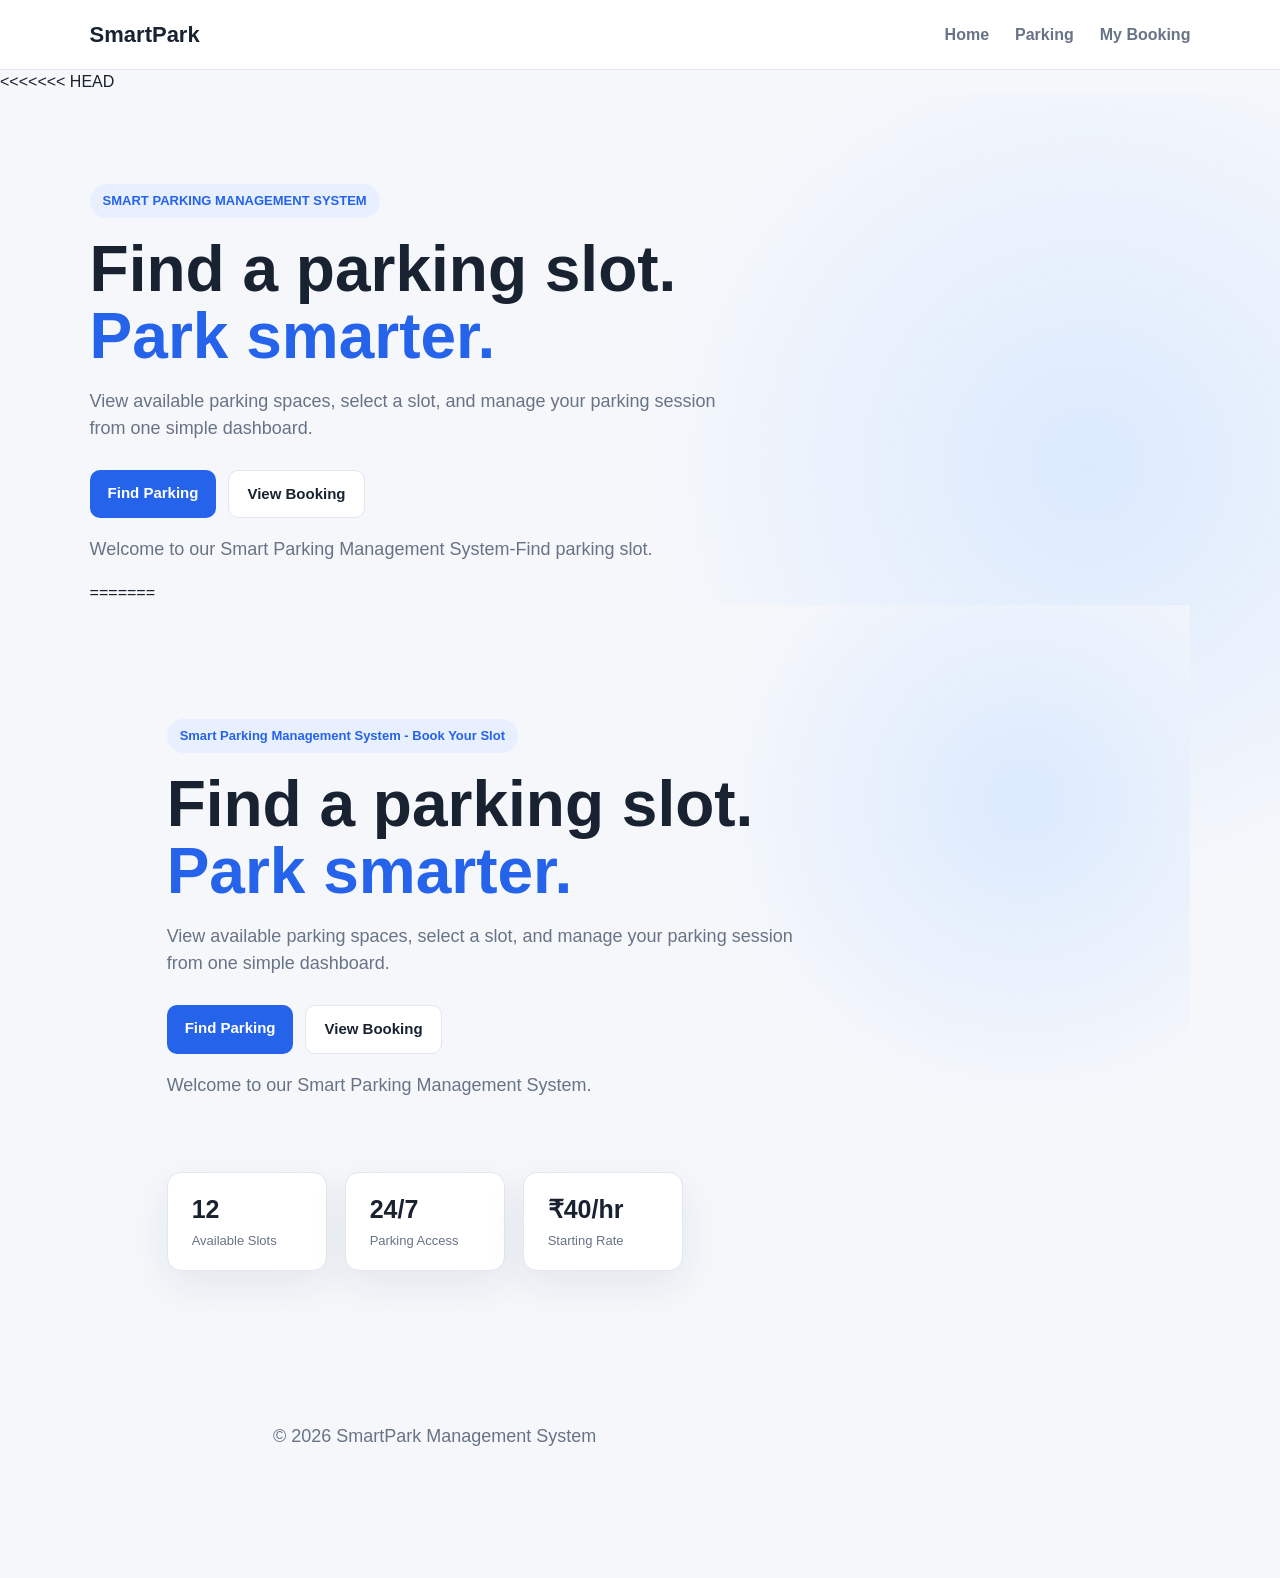
<file: index.html>
<!DOCTYPE html>
<html lang="en">
<head><meta charset="UTF-8"><meta name="viewport" content="width=device-width, initial-scale=1.0"><title>Smart Parking Management</title><link rel="stylesheet" href="style.css"></head>
<body>
<header class="navbar"><div class="logo">SmartPark</div><nav><a href="index.html">Home</a><a href="parking.html">Parking</a><a href="booking.html">My Booking</a></nav></header>
<<<<<<< HEAD
<main class="hero"><section class="hero-content"><span class="badge">SMART PARKING MANAGEMENT SYSTEM</span><h1>Find a parking slot.<br><span>Park smarter.</span></h1><p>View available parking spaces, select a slot, and manage your parking session from one simple dashboard.</p><div class="actions"><a class="btn primary" href="parking.html">Find Parking</a><a class="btn secondary" href="booking.html">View Booking</a></div></section>
<p>Welcome to our Smart Parking Management System-Find parking slot.</p>
=======
<main class="hero"><section class="hero-content"><span class="badge">Smart Parking Management System - Book Your Slot</span><h1>Find a parking slot.<br><span>Park smarter.</span></h1><p>View available parking spaces, select a slot, and manage your parking session from one simple dashboard.</p><div class="actions"><a class="btn primary" href="parking.html">Find Parking</a><a class="btn secondary" href="booking.html">View Booking</a></div></section>
<p>Welcome to our Smart Parking Management System.</p>
<section class="stats"><div class="stat-card"><strong id="availableCount">12</strong><span>Available Slots</span></div><div class="stat-card"><strong>24/7</strong><span>Parking Access</span></div><div class="stat-card"><strong>₹40/hr</strong><span>Starting Rate</span></div></section></main>
<footer><p>&copy; 2026 SmartPark Management System</p></footer><script src="script.js"></script>
</body></html>
</file>
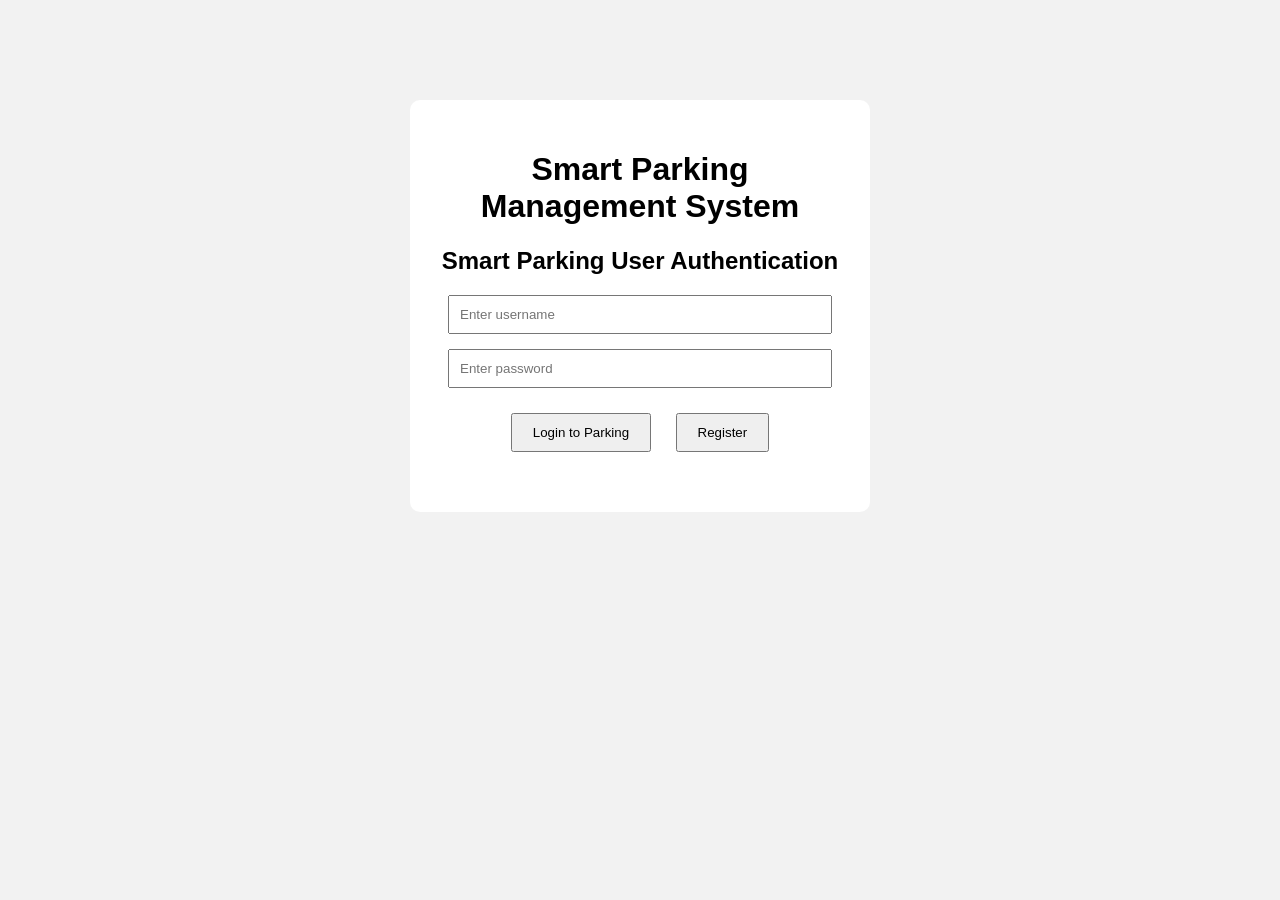
<file: authentication.html>
<!DOCTYPE html>
<html>
<head>
    <title>Smart Parking - Authentication</title>
    <link rel="stylesheet" href="authentication.css">
</head>

<body>

    <div class="container">

        <h1>Smart Parking Management System</h1>

        <h2>Smart Parking User Authentication</h2>

        <input type="text" id="username" placeholder="Enter username" required minlength="3">

        <input type="password" id="password" placeholder="Enter password" required minlength="6">

        <button onclick="login()">Login to Parking</button>

        <button onclick="register()">Register</button>

        <p id="message"></p>

    </div>

    <script src="authentication.js"></script>

</body>
</html>
</file>
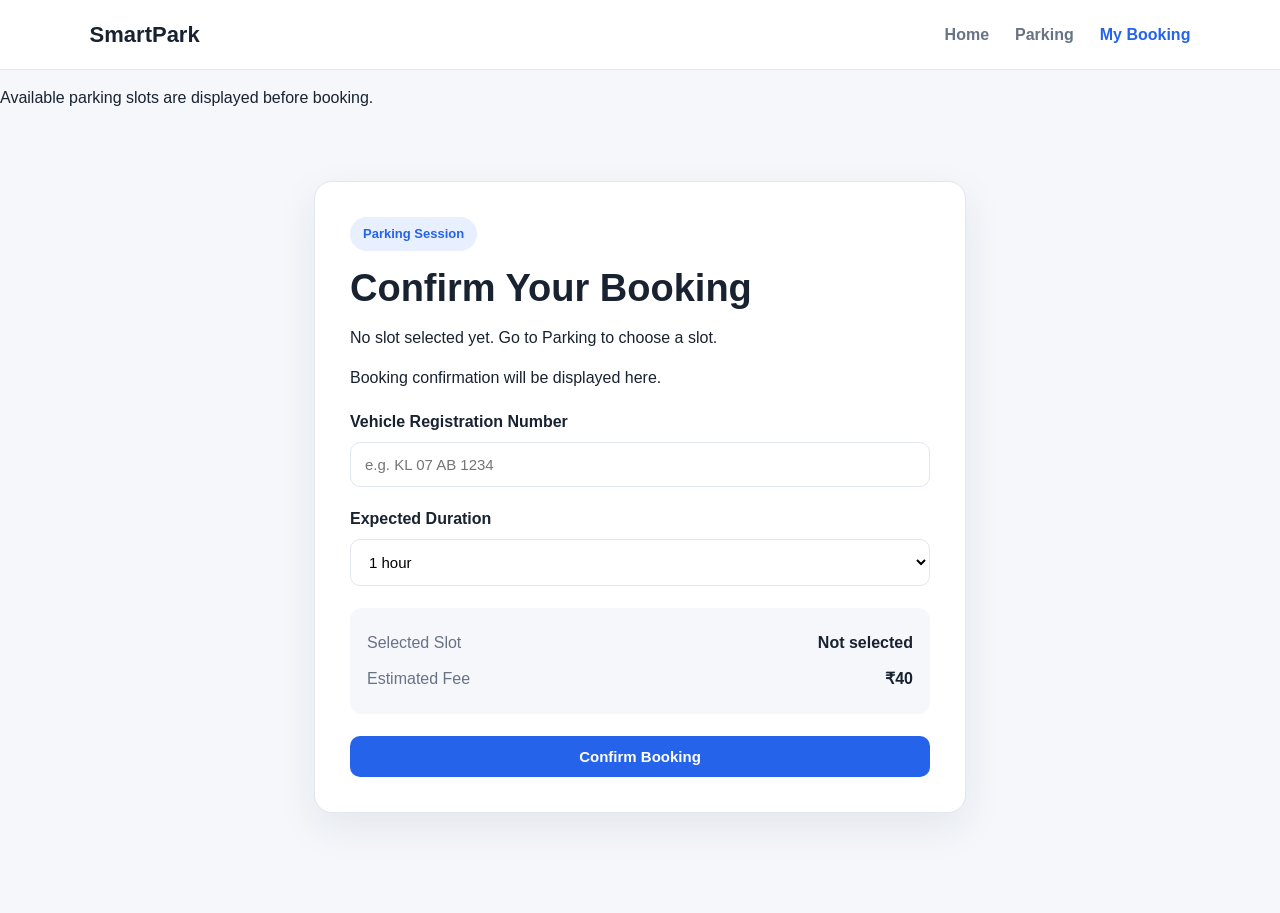
<file: booking.html>
<!DOCTYPE html>
<html lang="en">
<head><meta charset="UTF-8"><meta name="viewport" content="width=device-width, initial-scale=1.0"><title>Booking | SmartPark</title><link rel="stylesheet" href="style.css"></head>
<body>
<header class="navbar"><div class="logo">SmartPark</div><nav><a href="index.html">Home</a><a href="parking.html">Parking</a><a class="active" href="booking.html">My Booking</a></nav></header>
<p>Available parking slots are displayed before booking.</p>
<main class="page narrow"><section class="card"><span class="badge">Parking Session</span><h1>Confirm Your Booking</h1><p id="slotSummary">No slot selected yet. Go to Parking to choose a slot.</p>
<p>Booking confirmation will be displayed here.</p>
<form id="bookingForm"><label for="vehicle">Vehicle Registration Number</label><input id="vehicle" name="vehicle" type="text" placeholder="e.g. KL 07 AB 1234" required>
<label for="duration">Expected Duration</label><select id="duration" name="duration"><option value="1">1 hour</option><option value="2">2 hours</option><option value="3">3 hours</option><option value="4">4 hours</option></select>
<div class="summary"><div><span>Selected Slot</span><strong id="selectedSlot">Not selected</strong></div><div><span>Estimated Fee</span><strong id="fee">₹40</strong></div></div>
<button class="btn primary full" type="submit">Confirm Booking</button></form><div id="confirmation" class="confirmation hidden"></div></section></main>
<script src="script.js"></script></body></html>
</file>
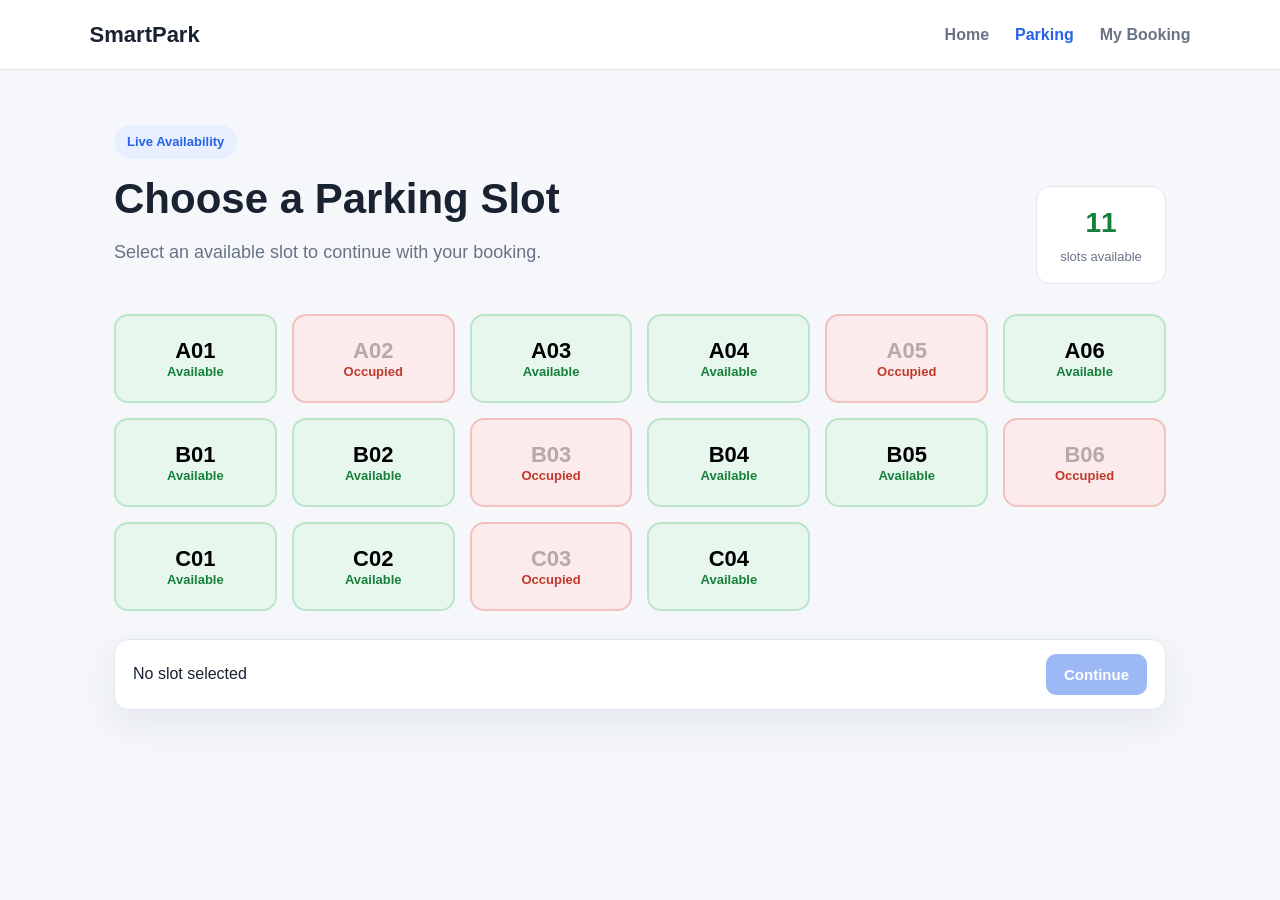
<file: parking.html>
<!DOCTYPE html>
<html lang="en">
<head><meta charset="UTF-8"><meta name="viewport" content="width=device-width, initial-scale=1.0"><title>Parking Slots | SmartPark</title><link rel="stylesheet" href="style.css"></head>
<body>
<header class="navbar"><div class="logo">SmartPark</div><nav><a href="index.html">Home</a><a class="active" href="parking.html">Parking</a><a href="booking.html">My Booking</a></nav></header>
<main class="page"><div class="page-heading"><div><span class="badge">Live Availability</span><h1>Choose a Parking Slot</h1><p>Select an available slot to continue with your booking.</p></div><div class="availability"><strong id="slotCount">12</strong><span>slots available</span></div></div>
<section id="slotGrid" class="slot-grid"></section>
<div class="selection-bar"><span id="selectedText">No slot selected</span><button class="btn primary" id="continueBtn" disabled>Continue</button></div></main>
<script src="script.js"></script></body></html>
</file>
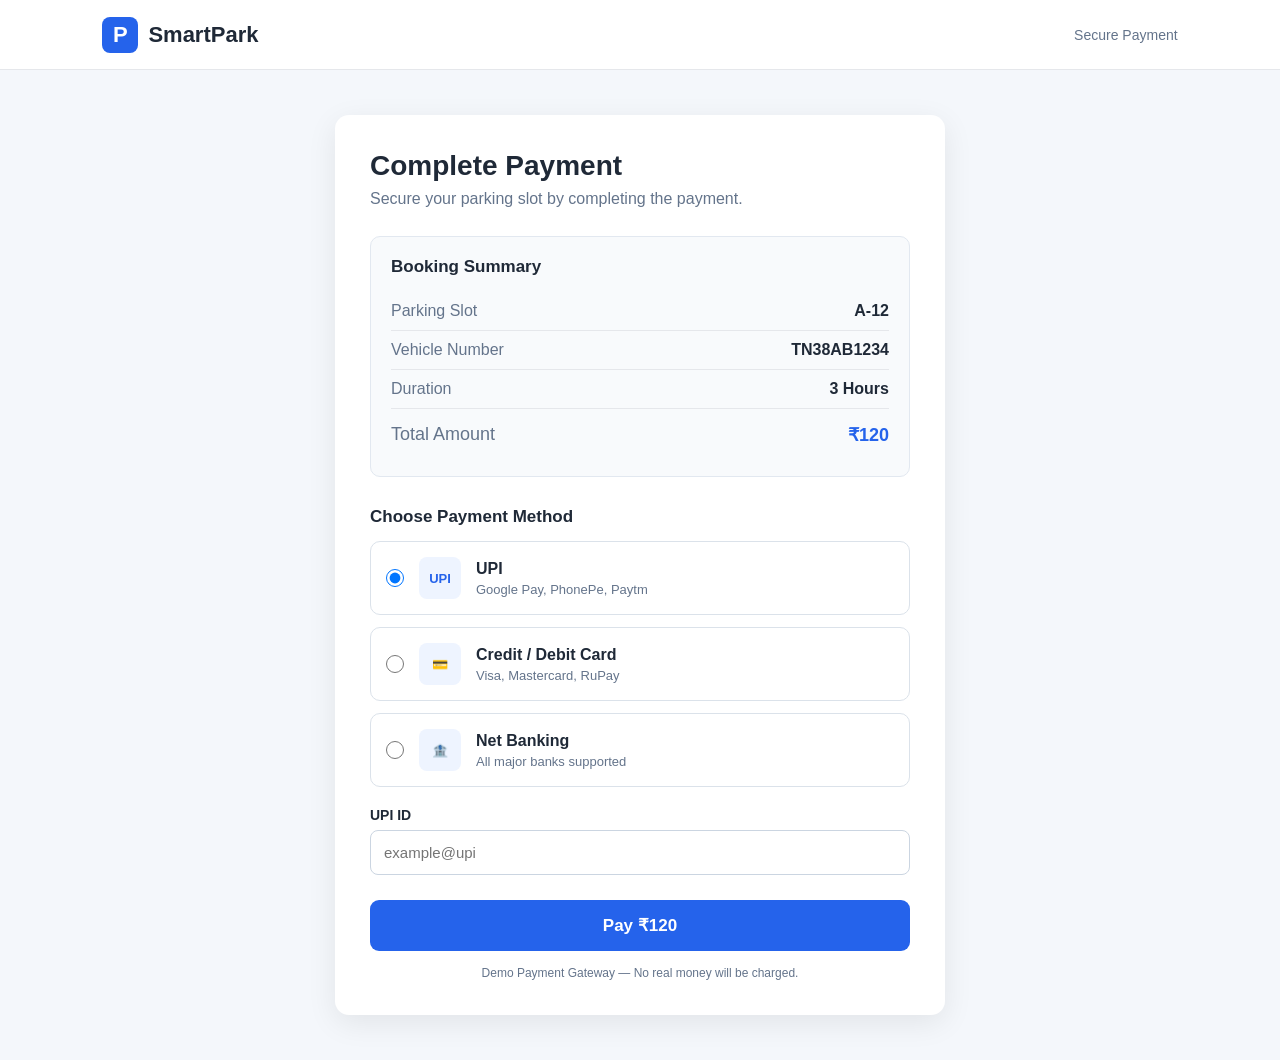
<file: payment.html>
<!DOCTYPE html>
<html lang="en">
<head>
    <meta charset="UTF-8">
    <meta name="viewport" content="width=device-width, initial-scale=1.0">

    <title>SmartPark - Payment</title>

    <link rel="stylesheet" href="payment.css">
</head>

<body>

    <div class="page">

        <!-- Header -->
        <header class="header">
            <div class="logo">
                <span class="logo-icon">P</span>
                <span>SmartPark</span>
            </div>

            <div class="secure">
                 Secure Payment
            </div>
        </header>


        <!-- Main Content -->
        <main class="payment-container">

            <!-- Left Side -->
            <section class="payment-card">

                <h1>Complete Payment</h1>

                <p class="subtitle">
                    Secure your parking slot by completing the payment.
                </p>


                <!-- Booking Summary -->
                <div class="booking-summary">

                    <h2>Booking Summary</h2>

                    <div class="summary-row">
                        <span>Parking Slot</span>
                        <strong id="slot">A-12</strong>
                    </div>

                    <div class="summary-row">
                        <span>Vehicle Number</span>
                        <strong id="vehicle">TN38AB1234</strong>
                    </div>

                    <div class="summary-row">
                        <span>Duration</span>
                        <strong id="duration">3 Hours</strong>
                    </div>

                    <div class="summary-row total-row">
                        <span>Total Amount</span>
                        <strong id="amount">₹120</strong>
                    </div>

                </div>


                <!-- Payment Methods -->
                <h2 class="section-title">Choose Payment Method</h2>

                <div class="payment-methods">

                    <label class="payment-option">
                        <input
                            type="radio"
                            name="payment"
                            value="upi"
                            checked
                        >

                        <div class="payment-icon">UPI</div>

                        <div>
                            <strong>UPI</strong>
                            <p>Google Pay, PhonePe, Paytm</p>
                        </div>
                    </label>


                    <label class="payment-option">

                        <input
                            type="radio"
                            name="payment"
                            value="card"
                        >

                        <div class="payment-icon">💳</div>

                        <div>
                            <strong>Credit / Debit Card</strong>
                            <p>Visa, Mastercard, RuPay</p>
                        </div>

                    </label>


                    <label class="payment-option">

                        <input
                            type="radio"
                            name="payment"
                            value="netbanking"
                        >

                        <div class="payment-icon">🏦</div>

                        <div>
                            <strong>Net Banking</strong>
                            <p>All major banks supported</p>
                        </div>

                    </label>

                </div>


                <!-- UPI Details -->
                <div id="upi-section" class="extra-section">

                    <label for="upi-id">
                        UPI ID
                    </label>

                    <input
                        type="text"
                        id="upi-id"
                        placeholder="example@upi"
                    >

                </div>


                <!-- Card Details -->
                <div
                    id="card-section"
                    class="extra-section hidden"
                >

                    <label for="card-number">
                        Card Number
                    </label>

                    <input
                        type="text"
                        id="card-number"
                        maxlength="16"
                        placeholder="1234 5678 9012 3456"
                    >


                    <div class="card-row">

                        <div>
                            <label for="expiry">
                                Expiry
                            </label>

                            <input
                                type="text"
                                id="expiry"
                                placeholder="MM/YY"
                            >
                        </div>


                        <div>
                            <label for="cvv">
                                CVV
                            </label>

                            <input
                                type="password"
                                id="cvv"
                                maxlength="3"
                                placeholder="•••"
                            >
                        </div>

                    </div>

                </div>


                <!-- Net Banking -->
                <div
                    id="bank-section"
                    class="extra-section hidden"
                >

                    <label for="bank">
                        Select Bank
                    </label>

                    <select id="bank">

                        <option value="">
                            Select your bank
                        </option>

                        <option>State Bank of India</option>
                        <option>HDFC Bank</option>
                        <option>ICICI Bank</option>
                        <option>Axis Bank</option>
                        <option>Bank of Baroda</option>

                    </select>

                </div>


                <!-- Pay Button -->

                <button
                    id="pay-button"
                    class="pay-button"
                >
                    Pay ₹120
                </button>


                <p class="demo-note">
                    Demo Payment Gateway — No real money will be charged.
                </p>

            </section>

        </main>


        <!-- Processing Popup -->

        <div
            id="processing"
            class="overlay hidden"
        >

            <div class="processing-box">

                <div class="loader"></div>

                <h2>Processing Payment...</h2>

                <p>
                    Please do not close this window. 
                    <p>Payment confirmation will be generated
                         after successful payment.</p>
                </p>

            </div>

        </div>


        <!-- Success Popup -->

        <div
            id="success"
            class="overlay hidden"
        >

            <div class="success-box">

                <div class="success-icon">
                    ✓
                </div>

                <h1>Payment Successful!</h1>

                <p class="success-message">
                    Your parking slot has been confirmed.
                </p>


                <div class="receipt">

                    <div>
                        <span>Parking Slot</span>
                        <strong id="success-slot">A-12</strong>
                    </div>

                    <div>
                        <span>Vehicle</span>
                        <strong id="success-vehicle">
                            TN38AB1234
                        </strong>
                    </div>

                    <div>
                        <span>Duration</span>
                        <strong id="success-duration">
                            3 Hours
                        </strong>
                    </div>

                    <div>
                        <span>Amount Paid</span>
                        <strong id="success-amount">
                            ₹120
                        </strong>
                    </div>

                    <div>
                        <span>Transaction ID</span>
                        <strong id="transaction-id">
                            SP000000
                        </strong>
                    </div>

                </div>


                <div class="confirmed">
                    ✓ BOOKING CONFIRMED
                </div>


                <button
                    class="done-button"
                    onclick="closeSuccess()"
                >
                    Done
                </button>

            </div>

        </div>

    </div>


    <script src="payment.js"></script>

</body>
</html>
</file>
<file: style.css>
*{box-sizing:border-box}:root{--bg:#f5f7fb;--surface:#fff;--text:#182230;--muted:#687386;--border:#e1e6ef;--primary:#2563eb;--primary-dark:#1d4ed8;--available:#e8f7ee;--available-text:#16803a;--occupied:#fcebec;--occupied-text:#c0392b;--shadow:0 14px 40px rgba(24,34,48,.08)}body{margin:0;font-family:Inter,Arial,sans-serif;color:var(--text);background:var(--bg);line-height:1.5}.navbar{height:70px;background:var(--surface);border-bottom:1px solid var(--border);display:flex;align-items:center;justify-content:space-between;padding:0 7%}.logo{font-size:22px;font-weight:800}nav{display:flex;gap:26px}nav a{color:var(--muted);text-decoration:none;font-weight:600}nav a:hover,nav a.active{color:var(--primary)}.hero{min-height:calc(100vh - 120px);padding:10vh 7%;display:flex;flex-direction:column;justify-content:center;background:radial-gradient(circle at 85% 25%,#dbeafe 0,transparent 28%),var(--bg)}.hero-content{max-width:720px}.badge{display:inline-block;background:#e8efff;color:var(--primary);border-radius:999px;padding:7px 13px;font-size:13px;font-weight:700}h1{font-size:clamp(38px,6vw,64px);line-height:1.05;margin:18px 0}.hero h1 span{color:var(--primary)}.hero p,.page-heading p{color:var(--muted);max-width:650px;font-size:18px}.actions{display:flex;gap:12px;margin-top:28px;flex-wrap:wrap}.btn{border:0;border-radius:10px;padding:12px 18px;font-size:15px;font-weight:700;cursor:pointer;text-decoration:none;display:inline-block}.btn.primary{background:var(--primary);color:#fff}.btn.primary:hover{background:var(--primary-dark)}.btn.secondary{background:#fff;color:var(--text);border:1px solid var(--border)}.btn:disabled{opacity:.45;cursor:not-allowed}.stats{display:flex;gap:18px;margin-top:55px;flex-wrap:wrap}.stat-card{background:var(--surface);border:1px solid var(--border);border-radius:14px;padding:18px 24px;min-width:160px;box-shadow:var(--shadow)}.stat-card strong{display:block;font-size:25px}.stat-card span,.availability span{color:var(--muted);font-size:13px}.page{max-width:1100px;margin:0 auto;padding:55px 24px 100px}.page.narrow{max-width:700px}.page-heading{display:flex;justify-content:space-between;gap:30px;align-items:end;margin-bottom:30px}.page-heading h1{font-size:42px;margin-bottom:8px}.availability{background:var(--surface);border:1px solid var(--border);border-radius:14px;padding:15px 20px;text-align:center;min-width:130px}.availability strong{display:block;font-size:28px;color:var(--available-text)}.slot-grid{display:grid;grid-template-columns:repeat(auto-fit,minmax(150px,1fr));gap:15px}.slot{background:var(--surface);border:2px solid var(--border);border-radius:14px;padding:22px;cursor:pointer;transition:.2s;text-align:center}.slot:hover{transform:translateY(-2px);box-shadow:var(--shadow)}.slot.available{background:var(--available);border-color:#bce6ca}.slot.occupied{background:var(--occupied);border-color:#f1c1bd;cursor:not-allowed}.slot.selected{border-color:var(--primary);box-shadow:0 0 0 3px #bfdbfe}.slot strong{display:block;font-size:22px}.slot span{font-size:13px;font-weight:700;color:var(--available-text)}.slot.occupied span{color:var(--occupied-text)}.selection-bar{position:sticky;bottom:18px;margin-top:28px;background:var(--surface);border:1px solid var(--border);border-radius:14px;padding:14px 18px;display:flex;justify-content:space-between;align-items:center;box-shadow:var(--shadow)}.card{background:var(--surface);border:1px solid var(--border);border-radius:18px;padding:35px;box-shadow:var(--shadow)}.card h1{font-size:38px}label{display:block;font-weight:700;margin:20px 0 8px}input,select{width:100%;padding:13px 14px;border:1px solid var(--border);border-radius:10px;font-size:15px;background:#fff}.summary{margin:22px 0;padding:17px;background:var(--bg);border-radius:12px}.summary div{display:flex;justify-content:space-between;padding:6px 0}.summary span{color:var(--muted)}.full{width:100%}.confirmation{margin-top:20px;padding:15px;background:var(--available);color:var(--available-text);border-radius:10px}.hidden{display:none}footer{text-align:center;padding:20px;color:var(--muted);font-size:13px}@media(max-width:650px){.navbar{padding:0 5%}nav{gap:12px;font-size:13px}.page-heading{align-items:start;flex-direction:column}.selection-bar{gap:12px;flex-direction:column;align-items:stretch}}
</file>
<file: authentication.css>
body {
    font-family: Arial, sans-serif;
    background-color: #f2f2f2;
}

.container {
    width: 400px;
    margin: 100px auto;
    padding: 30px;
    background: white;
    text-align: center;
    border-radius: 10px;
}

input {
    display: block;
    width: 90%;
    padding: 10px;
    margin: 15px auto;
}

button {
    padding: 10px 20px;
    margin: 10px;
    cursor: pointer;
}

#message {
    margin-top: 20px;
}
</file>
<file: payment.css>
* {
    margin: 0;
    padding: 0;
    box-sizing: border-box;
}

body {
    font-family: Arial, Helvetica, sans-serif;
    background: #f4f7fb;
    color: #1f2937;
}


/* ---------------- HEADER ---------------- */

.header {
    height: 70px;
    background: white;

    display: flex;
    align-items: center;
    justify-content: space-between;

    padding: 0 8%;

    border-bottom: 1px solid #e5e7eb;
}

.logo {
    display: flex;
    align-items: center;
    gap: 10px;

    font-size: 22px;
    font-weight: bold;
}

.logo-icon {
    width: 36px;
    height: 36px;

    display: flex;
    align-items: center;
    justify-content: center;

    border-radius: 8px;

    background: #2563eb;
    color: white;

    font-weight: bold;
}

.secure {
    color: #64748b;
    font-size: 14px;
}


/* ---------------- MAIN ---------------- */

.payment-container {
    width: 100%;
    max-width: 650px;

    margin: 45px auto;

    padding: 0 20px;
}

.payment-card {
    background: white;

    border-radius: 14px;

    padding: 35px;

    box-shadow: 0 8px 30px rgba(0, 0, 0, 0.08);
}

.payment-card h1 {
    font-size: 28px;
    margin-bottom: 8px;
}

.subtitle {
    color: #64748b;
    margin-bottom: 28px;
}


/* ---------------- BOOKING SUMMARY ---------------- */

.booking-summary {
    background: #f8fafc;

    border: 1px solid #e2e8f0;

    border-radius: 10px;

    padding: 20px;

    margin-bottom: 30px;
}

.booking-summary h2 {
    font-size: 17px;

    margin-bottom: 15px;
}

.summary-row {
    display: flex;

    justify-content: space-between;

    padding: 10px 0;

    border-bottom: 1px solid #e5e7eb;

    color: #64748b;
}

.summary-row strong {
    color: #1f2937;
}

.total-row {
    border-bottom: none;

    padding-top: 15px;

    font-size: 18px;
}

.total-row strong {
    color: #2563eb;
}


/* ---------------- PAYMENT METHODS ---------------- */

.section-title {
    font-size: 17px;

    margin-bottom: 14px;
}

.payment-methods {
    display: flex;
    flex-direction: column;

    gap: 12px;
}

.payment-option {
    display: flex;
    align-items: center;

    gap: 15px;

    padding: 15px;

    border: 1px solid #dbe2ea;

    border-radius: 10px;

    cursor: pointer;

    transition: 0.2s;
}

.payment-option:hover {
    border-color: #2563eb;
    background: #f8fbff;
}

.payment-option input {
    width: 18px;
    height: 18px;
}

.payment-icon {
    width: 42px;
    height: 42px;

    display: flex;
    align-items: center;
    justify-content: center;

    background: #eef4ff;

    border-radius: 8px;

    font-size: 13px;
    font-weight: bold;

    color: #2563eb;
}

.payment-option p {
    margin-top: 4px;

    font-size: 13px;

    color: #64748b;
}


/* ---------------- INPUTS ---------------- */

.extra-section {
    margin-top: 20px;
}

.extra-section label {
    display: block;

    margin-bottom: 7px;

    font-size: 14px;

    font-weight: 600;
}

.extra-section input,
.extra-section select {
    width: 100%;

    padding: 13px;

    border: 1px solid #cbd5e1;

    border-radius: 8px;

    font-size: 15px;

    outline: none;
}

.extra-section input:focus,
.extra-section select:focus {
    border-color: #2563eb;
}

.card-row {
    display: flex;

    gap: 15px;

    margin-top: 15px;
}

.card-row > div {
    width: 50%;
}

.card-row input {
    width: 100%;
}


/* ---------------- BUTTON ---------------- */

.pay-button {
    width: 100%;

    margin-top: 25px;

    padding: 15px;

    border: none;

    border-radius: 9px;

    background: #2563eb;

    color: white;

    font-size: 17px;

    font-weight: bold;

    cursor: pointer;

    transition: 0.2s;
}

.pay-button:hover {
    background: #1d4ed8;
}

.pay-button:disabled {
    background: #94a3b8;

    cursor: not-allowed;
}

.demo-note {
    text-align: center;

    margin-top: 15px;

    font-size: 12px;

    color: #64748b;
}


/* ---------------- HIDDEN ---------------- */

.hidden {
    display: none !important;
}


/* ---------------- OVERLAY ---------------- */

.overlay {
    position: fixed;

    inset: 0;

    background: rgba(15, 23, 42, 0.65);

    display: flex;

    align-items: center;
    justify-content: center;

    padding: 20px;

    z-index: 1000;
}


/* ---------------- PROCESSING ---------------- */

.processing-box {
    background: white;

    padding: 40px;

    border-radius: 15px;

    text-align: center;

    width: 330px;
}

.loader {
    width: 45px;
    height: 45px;

    margin: 0 auto 20px;

    border: 4px solid #e2e8f0;

    border-top: 4px solid #2563eb;

    border-radius: 50%;

    animation: spin 1s linear infinite;
}

@keyframes spin {

    100% {
        transform: rotate(360deg);
    }

}


/* ---------------- SUCCESS ---------------- */

.success-box {
    background: white;

    width: 450px;

    max-width: 100%;

    padding: 35px;

    border-radius: 16px;

    text-align: center;
}

.success-icon {
    width: 65px;
    height: 65px;

    margin: 0 auto 15px;

    border-radius: 50%;

    display: flex;
    align-items: center;
    justify-content: center;

    background: #dcfce7;

    color: #16a34a;

    font-size: 35px;

    font-weight: bold;
}

.success-box h1 {
    font-size: 25px;

    margin-bottom: 8px;
}

.success-message {
    color: #64748b;

    margin-bottom: 25px;
}


/* ---------------- RECEIPT ---------------- */

.receipt {
    text-align: left;

    background: #f8fafc;

    border-radius: 10px;

    padding: 18px;

    margin-bottom: 20px;
}

.receipt div {
    display: flex;

    justify-content: space-between;

    padding: 9px 0;

    border-bottom: 1px solid #e5e7eb;
}

.receipt div:last-child {
    border-bottom: none;
}

.receipt span {
    color: #64748b;

    font-size: 14px;
}

.receipt strong {
    font-size: 14px;
}


/* ---------------- CONFIRMED ---------------- */

.confirmed {
    background: #dcfce7;

    color: #15803d;

    padding: 12px;

    border-radius: 8px;

    font-weight: bold;

    margin-bottom: 20px;
}

.done-button {
    width: 100%;

    padding: 13px;

    border: none;

    border-radius: 8px;

    background: #2563eb;

    color: white;

    font-size: 15px;

    font-weight: bold;

    cursor: pointer;
}


/* ---------------- MOBILE ---------------- */

@media (max-width: 600px) {

    .header {
        padding: 0 20px;
    }

    .payment-card {
        padding: 25px 20px;
    }

    .card-row {
        flex-direction: column;
    }

    .card-row > div {
        width: 100%;
    }

}
</file>
